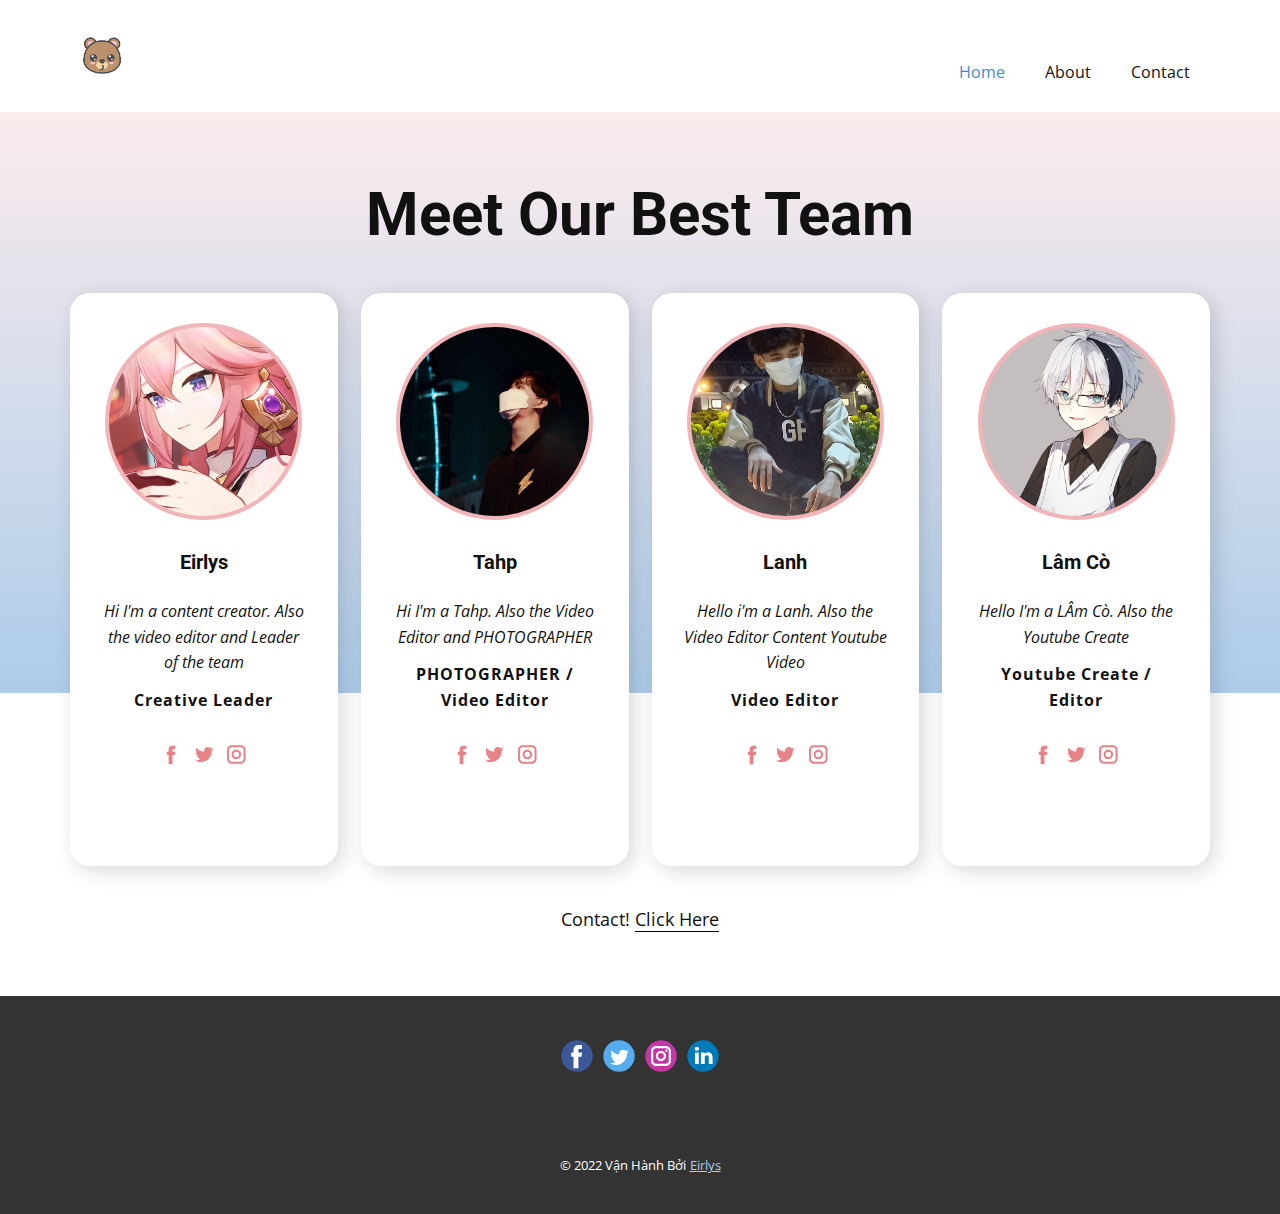
<file: index.html>
<!DOCTYPE html>
<html style="font-size: 16px;">
  <head>
    <meta name="viewport" content="width=device-width, initial-scale=1.0">
    <meta charset="utf-8">
    <meta name="keywords" content="Meet Our Best Team">
    <meta name="description" content="">
    <meta name="page_type" content="np-template-header-footer-from-plugin">
    <title>Home</title>
    <link rel="stylesheet" href="nicepage.css" media="screen">
<link rel="stylesheet" href="Home.css" media="screen">
    <script class="u-script" type="text/javascript" src="jquery.js" defer=""></script>
    <script class="u-script" type="text/javascript" src="nicepage.js" defer=""></script>
    <meta name="generator" content="">
    <link id="u-theme-google-font" rel="stylesheet" href="https://fonts.googleapis.com/css?family=Roboto:100,100i,300,300i,400,400i,500,500i,700,700i,900,900i|Open+Sans:300,300i,400,400i,500,500i,600,600i,700,700i,800,800i">
    
    
    <script type="application/ld+json">{
		"@context": "http://schema.org",
		"@type": "Organization",
		"name": "",
		"logo": "images/logo.png",
		"sameAs": []
}</script>
    <meta name="theme-color" content="#478ac9">
    <meta property="og:title" content="Home">
    <meta property="og:type" content="website">
  </head>
  <body class="u-body u-xl-mode"><header class="u-clearfix u-header u-header" id="sec-8ad0"><div class="u-clearfix u-sheet u-valign-middle u-sheet-1">
        <a href="https://serenityeirlys.github.io/TrangThongTinEirlys/" class="u-image u-logo u-image-1">
          <img src="images/logo.png" class="u-logo-image u-logo-image-1">
        </a>
        <nav class="u-menu u-menu-dropdown u-offcanvas u-menu-1">
          <div class="menu-collapse" style="font-size: 1rem; letter-spacing: 0px;">
            <a class="u-button-style u-custom-left-right-menu-spacing u-custom-padding-bottom u-custom-top-bottom-menu-spacing u-nav-link u-text-active-palette-1-base u-text-hover-palette-2-base" href="#">
              <svg class="u-svg-link" viewBox="0 0 24 24"><use xmlns:xlink="http://www.w3.org/1999/xlink" xlink:href="#menu-hamburger"></use></svg>
              <svg class="u-svg-content" version="1.1" id="menu-hamburger" viewBox="0 0 16 16" x="0px" y="0px" xmlns:xlink="http://www.w3.org/1999/xlink" xmlns="http://www.w3.org/2000/svg"><g><rect y="1" width="16" height="2"></rect><rect y="7" width="16" height="2"></rect><rect y="13" width="16" height="2"></rect>
</g></svg>
            </a>
          </div>
          <div class="u-nav-container">
            <ul class="u-nav u-unstyled u-nav-1"><li class="u-nav-item"><a class="u-button-style u-nav-link u-text-active-palette-1-base u-text-hover-palette-2-base" href="Home.html" style="padding: 10px 20px;">Home</a>
</li><li class="u-nav-item"><a class="u-button-style u-nav-link u-text-active-palette-1-base u-text-hover-palette-2-base" href="About.html" style="padding: 10px 20px;">About</a>
</li><li class="u-nav-item"><a class="u-button-style u-nav-link u-text-active-palette-1-base u-text-hover-palette-2-base" href="Contact.html" style="padding: 10px 20px;">Contact</a>
</li></ul>
          </div>
          <div class="u-nav-container-collapse">
            <div class="u-black u-container-style u-inner-container-layout u-opacity u-opacity-95 u-sidenav">
              <div class="u-inner-container-layout u-sidenav-overflow">
                <div class="u-menu-close"></div>
                <ul class="u-align-center u-nav u-popupmenu-items u-unstyled u-nav-2"><li class="u-nav-item"><a class="u-button-style u-nav-link" href="Home.html">Home</a>
</li><li class="u-nav-item"><a class="u-button-style u-nav-link" href="About.html">About</a>
</li><li class="u-nav-item"><a class="u-button-style u-nav-link" href="Contact.html">Contact</a>
</li></ul>
              </div>
            </div>
            <div class="u-black u-menu-overlay u-opacity u-opacity-70"></div>
          </div>
        </nav>
      </div></header>
    <section class="u-align-center u-clearfix u-white u-section-1" id="carousel_1262">
      <div class="u-expanded-width u-gradient u-shape u-shape-rectangle u-shape-1"></div>
      <h1 class="u-custom-font u-heading-font u-text u-text-default u-text-1">Meet Our Best Team</h1>
      <div class="u-list u-list-1">
        <div class="u-repeater u-repeater-1">
          <div class="u-align-center u-container-style u-list-item u-radius-20 u-repeater-item u-shape-round u-white u-list-item-1">
            <div class="u-container-layout u-similar-container u-valign-top u-container-layout-1">
              <div class="u-border-4 u-border-palette-2-light-2 u-image u-image-circle u-preserve-proportions u-image-1" alt="" data-image-width="900" data-image-height="600"></div>
              <h4 class="u-text u-text-default u-text-2">Eirlys</h4>
              <p class="u-text u-text-body-color u-text-3">Hi I'm a content creator. Also the video editor and Leader of the team</p>
              <p class="u-text u-text-default u-text-4"> Creative Leader</p>
              <div class="u-social-icons u-spacing-10 u-social-icons-1">
                <a class="u-social-url" title="facebook" target="_blank" href="https://facebook.com/eirlysseren"><span class="u-icon u-social-facebook u-social-icon u-text-palette-2-light-1"><svg class="u-svg-link" preserveAspectRatio="xMidYMin slice" viewBox="0 0 112 112" style=""><use xmlns:xlink="http://www.w3.org/1999/xlink" xlink:href="#svg-3d33"></use></svg><svg class="u-svg-content" viewBox="0 0 112 112" x="0" y="0" id="svg-3d33"><path fill="currentColor" d="M75.5,28.8H65.4c-1.5,0-4,0.9-4,4.3v9.4h13.9l-1.5,15.8H61.4v45.1H42.8V58.3h-8.8V42.4h8.8V32.2
c0-7.4,3.4-18.8,18.8-18.8h13.8v15.4H75.5z"></path></svg></span>
                </a>
                <a class="u-social-url" title="twitter" target="_blank" href="https://twitter.com/mupmaru"><span class="u-icon u-social-icon u-social-twitter u-text-palette-2-light-1"><svg class="u-svg-link" preserveAspectRatio="xMidYMin slice" viewBox="0 0 112 112" style=""><use xmlns:xlink="http://www.w3.org/1999/xlink" xlink:href="#svg-5bfa"></use></svg><svg class="u-svg-content" viewBox="0 0 112 112" x="0" y="0" id="svg-5bfa"><path fill="currentColor" d="M92.2,38.2c0,0.8,0,1.6,0,2.3c0,24.3-18.6,52.4-52.6,52.4c-10.6,0.1-20.2-2.9-28.5-8.2
	c1.4,0.2,2.9,0.2,4.4,0.2c8.7,0,16.7-2.9,23-7.9c-8.1-0.2-14.9-5.5-17.3-12.8c1.1,0.2,2.4,0.2,3.4,0.2c1.6,0,3.3-0.2,4.8-0.7
	c-8.4-1.6-14.9-9.2-14.9-18c0-0.2,0-0.2,0-0.2c2.5,1.4,5.4,2.2,8.4,2.3c-5-3.3-8.3-8.9-8.3-15.4c0-3.4,1-6.5,2.5-9.2
	c9.1,11.1,22.7,18.5,38,19.2c-0.2-1.4-0.4-2.8-0.4-4.3c0.1-10,8.3-18.2,18.5-18.2c5.4,0,10.1,2.2,13.5,5.7c4.3-0.8,8.1-2.3,11.7-4.5
	c-1.4,4.3-4.3,7.9-8.1,10.1c3.7-0.4,7.3-1.4,10.6-2.9C98.9,32.3,95.7,35.5,92.2,38.2z"></path></svg></span>
                </a>
                <a class="u-social-url" title="instagram" target="_blank" href="https://instagram.com/mupmaru"><span class="u-icon u-social-icon u-social-instagram u-text-palette-2-light-1"><svg class="u-svg-link" preserveAspectRatio="xMidYMin slice" viewBox="0 0 112 112" style=""><use xmlns:xlink="http://www.w3.org/1999/xlink" xlink:href="#svg-c3b5"></use></svg><svg class="u-svg-content" viewBox="0 0 112 112" x="0" y="0" id="svg-c3b5"><path fill="currentColor" d="M55.9,32.9c-12.8,0-23.2,10.4-23.2,23.2s10.4,23.2,23.2,23.2s23.2-10.4,23.2-23.2S68.7,32.9,55.9,32.9z
	 M55.9,69.4c-7.4,0-13.3-6-13.3-13.3c-0.1-7.4,6-13.3,13.3-13.3s13.3,6,13.3,13.3C69.3,63.5,63.3,69.4,55.9,69.4z"></path><path fill="#FFFFFF" d="M79.7,26.8c-3,0-5.4,2.5-5.4,5.4s2.5,5.4,5.4,5.4c3,0,5.4-2.5,5.4-5.4S82.7,26.8,79.7,26.8z"></path><path fill="currentColor" d="M78.2,11H33.5C21,11,10.8,21.3,10.8,33.7v44.7c0,12.6,10.2,22.8,22.7,22.8h44.7c12.6,0,22.7-10.2,22.7-22.7
	V33.7C100.8,21.1,90.6,11,78.2,11z M91,78.4c0,7.1-5.8,12.8-12.8,12.8H33.5c-7.1,0-12.8-5.8-12.8-12.8V33.7
	c0-7.1,5.8-12.8,12.8-12.8h44.7c7.1,0,12.8,5.8,12.8,12.8V78.4z"></path></svg></span>
                </a>
              </div>
            </div>
          </div>
          <div class="u-align-center u-container-style u-list-item u-radius-20 u-repeater-item u-shape-round u-white u-list-item-2">
            <div class="u-container-layout u-similar-container u-valign-top u-container-layout-2">
              <div class="u-border-4 u-border-palette-2-light-2 u-image u-image-circle u-preserve-proportions u-image-2" alt="" data-image-width="626" data-image-height="417"></div>
              <h4 class="u-text u-text-default u-text-5">Tahp</h4>
              <p class="u-text u-text-body-color u-text-6">Hi I'm a Tahp.  Also the Video Editor and PHOTOGRAPHER</p>
              <p class="u-text u-text-default u-text-7">PHOTOGRAPHER / Video Editor</p>
              <div class="u-social-icons u-spacing-10 u-social-icons-2">
                <a class="u-social-url" title="facebook" target="_blank" href="https://facebook.com/100035578251745"><span class="u-icon u-social-facebook u-social-icon u-text-palette-2-light-1"><svg class="u-svg-link" preserveAspectRatio="xMidYMin slice" viewBox="0 0 112 112" style=""><use xmlns:xlink="http://www.w3.org/1999/xlink" xlink:href="#svg-5f94"></use></svg><svg class="u-svg-content" viewBox="0 0 112 112" x="0" y="0" id="svg-5f94"><path fill="currentColor" d="M75.5,28.8H65.4c-1.5,0-4,0.9-4,4.3v9.4h13.9l-1.5,15.8H61.4v45.1H42.8V58.3h-8.8V42.4h8.8V32.2
c0-7.4,3.4-18.8,18.8-18.8h13.8v15.4H75.5z"></path></svg></span>
                </a>
                <a class="u-social-url" title="twitter" target="_blank" href="https://twitter.com/noname"><span class="u-icon u-social-icon u-social-twitter u-text-palette-2-light-1"><svg class="u-svg-link" preserveAspectRatio="xMidYMin slice" viewBox="0 0 112 112" style=""><use xmlns:xlink="http://www.w3.org/1999/xlink" xlink:href="#svg-f5e8"></use></svg><svg class="u-svg-content" viewBox="0 0 112 112" x="0" y="0" id="svg-f5e8"><path fill="currentColor" d="M92.2,38.2c0,0.8,0,1.6,0,2.3c0,24.3-18.6,52.4-52.6,52.4c-10.6,0.1-20.2-2.9-28.5-8.2
	c1.4,0.2,2.9,0.2,4.4,0.2c8.7,0,16.7-2.9,23-7.9c-8.1-0.2-14.9-5.5-17.3-12.8c1.1,0.2,2.4,0.2,3.4,0.2c1.6,0,3.3-0.2,4.8-0.7
	c-8.4-1.6-14.9-9.2-14.9-18c0-0.2,0-0.2,0-0.2c2.5,1.4,5.4,2.2,8.4,2.3c-5-3.3-8.3-8.9-8.3-15.4c0-3.4,1-6.5,2.5-9.2
	c9.1,11.1,22.7,18.5,38,19.2c-0.2-1.4-0.4-2.8-0.4-4.3c0.1-10,8.3-18.2,18.5-18.2c5.4,0,10.1,2.2,13.5,5.7c4.3-0.8,8.1-2.3,11.7-4.5
	c-1.4,4.3-4.3,7.9-8.1,10.1c3.7-0.4,7.3-1.4,10.6-2.9C98.9,32.3,95.7,35.5,92.2,38.2z"></path></svg></span>
                </a>
                <a class="u-social-url" title="instagram" target="_blank" href="https://instagram.com/lastname"><span class="u-icon u-social-icon u-social-instagram u-text-palette-2-light-1"><svg class="u-svg-link" preserveAspectRatio="xMidYMin slice" viewBox="0 0 112 112" style=""><use xmlns:xlink="http://www.w3.org/1999/xlink" xlink:href="#svg-0562"></use></svg><svg class="u-svg-content" viewBox="0 0 112 112" x="0" y="0" id="svg-0562"><path fill="currentColor" d="M55.9,32.9c-12.8,0-23.2,10.4-23.2,23.2s10.4,23.2,23.2,23.2s23.2-10.4,23.2-23.2S68.7,32.9,55.9,32.9z
	 M55.9,69.4c-7.4,0-13.3-6-13.3-13.3c-0.1-7.4,6-13.3,13.3-13.3s13.3,6,13.3,13.3C69.3,63.5,63.3,69.4,55.9,69.4z"></path><path fill="#FFFFFF" d="M79.7,26.8c-3,0-5.4,2.5-5.4,5.4s2.5,5.4,5.4,5.4c3,0,5.4-2.5,5.4-5.4S82.7,26.8,79.7,26.8z"></path><path fill="currentColor" d="M78.2,11H33.5C21,11,10.8,21.3,10.8,33.7v44.7c0,12.6,10.2,22.8,22.7,22.8h44.7c12.6,0,22.7-10.2,22.7-22.7
	V33.7C100.8,21.1,90.6,11,78.2,11z M91,78.4c0,7.1-5.8,12.8-12.8,12.8H33.5c-7.1,0-12.8-5.8-12.8-12.8V33.7
	c0-7.1,5.8-12.8,12.8-12.8h44.7c7.1,0,12.8,5.8,12.8,12.8V78.4z"></path></svg></span>
                </a>
              </div>
            </div>
          </div>
          <div class="u-align-center u-container-style u-list-item u-radius-20 u-repeater-item u-shape-round u-white u-list-item-3">
            <div class="u-container-layout u-similar-container u-valign-top u-container-layout-3">
              <div class="u-border-4 u-border-palette-2-light-2 u-image u-image-circle u-preserve-proportions u-image-3" alt="" data-image-width="206" data-image-height="206"></div>
              <h4 class="u-text u-text-default u-text-8"> Lanh</h4>
              <p class="u-text u-text-body-color u-text-9">Hello i'm a Lanh. Also the Video Editor Content Youtube Video</p>
              <p class="u-text u-text-default u-text-10"> Video Editor</p>
              <div class="u-social-icons u-spacing-10 u-social-icons-3">
                <a class="u-social-url" title="facebook" target="_blank" href="https://facebook.com/name"><span class="u-icon u-social-facebook u-social-icon u-text-palette-2-light-1"><svg class="u-svg-link" preserveAspectRatio="xMidYMin slice" viewBox="0 0 112 112" style=""><use xmlns:xlink="http://www.w3.org/1999/xlink" xlink:href="#svg-465b"></use></svg><svg class="u-svg-content" viewBox="0 0 112 112" x="0" y="0" id="svg-465b"><path fill="currentColor" d="M75.5,28.8H65.4c-1.5,0-4,0.9-4,4.3v9.4h13.9l-1.5,15.8H61.4v45.1H42.8V58.3h-8.8V42.4h8.8V32.2
c0-7.4,3.4-18.8,18.8-18.8h13.8v15.4H75.5z"></path></svg></span>
                </a>
                <a class="u-social-url" title="twitter" target="_blank" href="https://twitter.com/name"><span class="u-icon u-social-icon u-social-twitter u-text-palette-2-light-1"><svg class="u-svg-link" preserveAspectRatio="xMidYMin slice" viewBox="0 0 112 112" style=""><use xmlns:xlink="http://www.w3.org/1999/xlink" xlink:href="#svg-e403"></use></svg><svg class="u-svg-content" viewBox="0 0 112 112" x="0" y="0" id="svg-e403"><path fill="currentColor" d="M92.2,38.2c0,0.8,0,1.6,0,2.3c0,24.3-18.6,52.4-52.6,52.4c-10.6,0.1-20.2-2.9-28.5-8.2
	c1.4,0.2,2.9,0.2,4.4,0.2c8.7,0,16.7-2.9,23-7.9c-8.1-0.2-14.9-5.5-17.3-12.8c1.1,0.2,2.4,0.2,3.4,0.2c1.6,0,3.3-0.2,4.8-0.7
	c-8.4-1.6-14.9-9.2-14.9-18c0-0.2,0-0.2,0-0.2c2.5,1.4,5.4,2.2,8.4,2.3c-5-3.3-8.3-8.9-8.3-15.4c0-3.4,1-6.5,2.5-9.2
	c9.1,11.1,22.7,18.5,38,19.2c-0.2-1.4-0.4-2.8-0.4-4.3c0.1-10,8.3-18.2,18.5-18.2c5.4,0,10.1,2.2,13.5,5.7c4.3-0.8,8.1-2.3,11.7-4.5
	c-1.4,4.3-4.3,7.9-8.1,10.1c3.7-0.4,7.3-1.4,10.6-2.9C98.9,32.3,95.7,35.5,92.2,38.2z"></path></svg></span>
                </a>
                <a class="u-social-url" title="instagram" target="_blank" href="https://instagram.com/name"><span class="u-icon u-social-icon u-social-instagram u-text-palette-2-light-1"><svg class="u-svg-link" preserveAspectRatio="xMidYMin slice" viewBox="0 0 112 112" style=""><use xmlns:xlink="http://www.w3.org/1999/xlink" xlink:href="#svg-5385"></use></svg><svg class="u-svg-content" viewBox="0 0 112 112" x="0" y="0" id="svg-5385"><path fill="currentColor" d="M55.9,32.9c-12.8,0-23.2,10.4-23.2,23.2s10.4,23.2,23.2,23.2s23.2-10.4,23.2-23.2S68.7,32.9,55.9,32.9z
	 M55.9,69.4c-7.4,0-13.3-6-13.3-13.3c-0.1-7.4,6-13.3,13.3-13.3s13.3,6,13.3,13.3C69.3,63.5,63.3,69.4,55.9,69.4z"></path><path fill="#FFFFFF" d="M79.7,26.8c-3,0-5.4,2.5-5.4,5.4s2.5,5.4,5.4,5.4c3,0,5.4-2.5,5.4-5.4S82.7,26.8,79.7,26.8z"></path><path fill="currentColor" d="M78.2,11H33.5C21,11,10.8,21.3,10.8,33.7v44.7c0,12.6,10.2,22.8,22.7,22.8h44.7c12.6,0,22.7-10.2,22.7-22.7
	V33.7C100.8,21.1,90.6,11,78.2,11z M91,78.4c0,7.1-5.8,12.8-12.8,12.8H33.5c-7.1,0-12.8-5.8-12.8-12.8V33.7
	c0-7.1,5.8-12.8,12.8-12.8h44.7c7.1,0,12.8,5.8,12.8,12.8V78.4z"></path></svg></span>
                </a>
              </div>
            </div>
          </div>
          <div class="u-align-center u-container-style u-list-item u-radius-20 u-repeater-item u-shape-round u-white u-list-item-4">
            <div class="u-container-layout u-similar-container u-valign-top u-container-layout-4">
              <div class="u-border-4 u-border-palette-2-light-2 u-image u-image-circle u-preserve-proportions u-image-4" alt="" data-image-width="626" data-image-height="417"></div>
              <h4 class="u-text u-text-default u-text-11"> Lâm Cò</h4>
              <p class="u-text u-text-body-color u-text-12">Hello I'm a LÂm Cò. Also the Youtube Create</p>
              <p class="u-text u-text-default u-text-13">Youtube Create / Editor</p>
              <div class="u-social-icons u-spacing-10 u-social-icons-4">
                <a class="u-social-url" title="facebook" target="_blank" href="https://facebook.com/lam.co.03"><span class="u-icon u-social-facebook u-social-icon u-text-palette-2-light-1"><svg class="u-svg-link" preserveAspectRatio="xMidYMin slice" viewBox="0 0 112 112" style=""><use xmlns:xlink="http://www.w3.org/1999/xlink" xlink:href="#svg-2437"></use></svg><svg class="u-svg-content" viewBox="0 0 112 112" x="0" y="0" id="svg-2437"><path fill="currentColor" d="M75.5,28.8H65.4c-1.5,0-4,0.9-4,4.3v9.4h13.9l-1.5,15.8H61.4v45.1H42.8V58.3h-8.8V42.4h8.8V32.2
c0-7.4,3.4-18.8,18.8-18.8h13.8v15.4H75.5z"></path></svg></span>
                </a>
                <a class="u-social-url" title="twitter" target="_blank" href="https://twitter.com/name"><span class="u-icon u-social-icon u-social-twitter u-text-palette-2-light-1"><svg class="u-svg-link" preserveAspectRatio="xMidYMin slice" viewBox="0 0 112 112" style=""><use xmlns:xlink="http://www.w3.org/1999/xlink" xlink:href="#svg-8385"></use></svg><svg class="u-svg-content" viewBox="0 0 112 112" x="0" y="0" id="svg-8385"><path fill="currentColor" d="M92.2,38.2c0,0.8,0,1.6,0,2.3c0,24.3-18.6,52.4-52.6,52.4c-10.6,0.1-20.2-2.9-28.5-8.2
	c1.4,0.2,2.9,0.2,4.4,0.2c8.7,0,16.7-2.9,23-7.9c-8.1-0.2-14.9-5.5-17.3-12.8c1.1,0.2,2.4,0.2,3.4,0.2c1.6,0,3.3-0.2,4.8-0.7
	c-8.4-1.6-14.9-9.2-14.9-18c0-0.2,0-0.2,0-0.2c2.5,1.4,5.4,2.2,8.4,2.3c-5-3.3-8.3-8.9-8.3-15.4c0-3.4,1-6.5,2.5-9.2
	c9.1,11.1,22.7,18.5,38,19.2c-0.2-1.4-0.4-2.8-0.4-4.3c0.1-10,8.3-18.2,18.5-18.2c5.4,0,10.1,2.2,13.5,5.7c4.3-0.8,8.1-2.3,11.7-4.5
	c-1.4,4.3-4.3,7.9-8.1,10.1c3.7-0.4,7.3-1.4,10.6-2.9C98.9,32.3,95.7,35.5,92.2,38.2z"></path></svg></span>
                </a>
                <a class="u-social-url" title="instagram" target="_blank" href="https://instagram.com/name"><span class="u-icon u-social-icon u-social-instagram u-text-palette-2-light-1"><svg class="u-svg-link" preserveAspectRatio="xMidYMin slice" viewBox="0 0 112 112" style=""><use xmlns:xlink="http://www.w3.org/1999/xlink" xlink:href="#svg-89d8"></use></svg><svg class="u-svg-content" viewBox="0 0 112 112" x="0" y="0" id="svg-89d8"><path fill="currentColor" d="M55.9,32.9c-12.8,0-23.2,10.4-23.2,23.2s10.4,23.2,23.2,23.2s23.2-10.4,23.2-23.2S68.7,32.9,55.9,32.9z
	 M55.9,69.4c-7.4,0-13.3-6-13.3-13.3c-0.1-7.4,6-13.3,13.3-13.3s13.3,6,13.3,13.3C69.3,63.5,63.3,69.4,55.9,69.4z"></path><path fill="#FFFFFF" d="M79.7,26.8c-3,0-5.4,2.5-5.4,5.4s2.5,5.4,5.4,5.4c3,0,5.4-2.5,5.4-5.4S82.7,26.8,79.7,26.8z"></path><path fill="currentColor" d="M78.2,11H33.5C21,11,10.8,21.3,10.8,33.7v44.7c0,12.6,10.2,22.8,22.7,22.8h44.7c12.6,0,22.7-10.2,22.7-22.7
	V33.7C100.8,21.1,90.6,11,78.2,11z M91,78.4c0,7.1-5.8,12.8-12.8,12.8H33.5c-7.1,0-12.8-5.8-12.8-12.8V33.7
	c0-7.1,5.8-12.8,12.8-12.8h44.7c7.1,0,12.8,5.8,12.8,12.8V78.4z"></path></svg></span>
                </a>
              </div>
            </div>
          </div>
        </div>
      </div>
      <p class="u-text u-text-14">Contact! <a href="https://linktr.ee/mupmaru" class="u-border-1 u-border-black u-btn u-button-link u-button-style u-none u-text-body-color u-btn-1" target="_blank">Click Here</a>
      </p>
    </section>
    
    
    <footer class="u-clearfix u-footer u-grey-80" id="sec-74d8"><div class="u-clearfix u-sheet u-sheet-1">
        <div class="u-align-left u-social-icons u-spacing-10 u-social-icons-1">
          <a class="u-social-url" title="facebook" target="_blank" href=""><span class="u-icon u-social-facebook u-social-icon u-icon-1"><svg class="u-svg-link" preserveAspectRatio="xMidYMin slice" viewBox="0 0 112 112" style=""><use xmlns:xlink="http://www.w3.org/1999/xlink" xlink:href="#svg-b3e3"></use></svg><svg class="u-svg-content" viewBox="0 0 112 112" x="0" y="0" id="svg-b3e3"><circle fill="currentColor" cx="56.1" cy="56.1" r="55"></circle><path fill="#FFFFFF" d="M73.5,31.6h-9.1c-1.4,0-3.6,0.8-3.6,3.9v8.5h12.6L72,58.3H60.8v40.8H43.9V58.3h-8V43.9h8v-9.2
            c0-6.7,3.1-17,17-17h12.5v13.9H73.5z"></path></svg></span>
          </a>
          <a class="u-social-url" title="twitter" target="_blank" href=""><span class="u-icon u-social-icon u-social-twitter u-icon-2"><svg class="u-svg-link" preserveAspectRatio="xMidYMin slice" viewBox="0 0 112 112" style=""><use xmlns:xlink="http://www.w3.org/1999/xlink" xlink:href="#svg-12e1"></use></svg><svg class="u-svg-content" viewBox="0 0 112 112" x="0" y="0" id="svg-12e1"><circle fill="currentColor" class="st0" cx="56.1" cy="56.1" r="55"></circle><path fill="#FFFFFF" d="M83.8,47.3c0,0.6,0,1.2,0,1.7c0,17.7-13.5,38.2-38.2,38.2C38,87.2,31,85,25,81.2c1,0.1,2.1,0.2,3.2,0.2
            c6.3,0,12.1-2.1,16.7-5.7c-5.9-0.1-10.8-4-12.5-9.3c0.8,0.2,1.7,0.2,2.5,0.2c1.2,0,2.4-0.2,3.5-0.5c-6.1-1.2-10.8-6.7-10.8-13.1
            c0-0.1,0-0.1,0-0.2c1.8,1,3.9,1.6,6.1,1.7c-3.6-2.4-6-6.5-6-11.2c0-2.5,0.7-4.8,1.8-6.7c6.6,8.1,16.5,13.5,27.6,14
            c-0.2-1-0.3-2-0.3-3.1c0-7.4,6-13.4,13.4-13.4c3.9,0,7.3,1.6,9.8,4.2c3.1-0.6,5.9-1.7,8.5-3.3c-1,3.1-3.1,5.8-5.9,7.4
            c2.7-0.3,5.3-1,7.7-2.1C88.7,43,86.4,45.4,83.8,47.3z"></path></svg></span>
          </a>
          <a class="u-social-url" title="instagram" target="_blank" href=""><span class="u-icon u-social-icon u-social-instagram u-icon-3"><svg class="u-svg-link" preserveAspectRatio="xMidYMin slice" viewBox="0 0 112 112" style=""><use xmlns:xlink="http://www.w3.org/1999/xlink" xlink:href="#svg-0dc0"></use></svg><svg class="u-svg-content" viewBox="0 0 112 112" x="0" y="0" id="svg-0dc0"><circle fill="currentColor" cx="56.1" cy="56.1" r="55"></circle><path fill="#FFFFFF" d="M55.9,38.2c-9.9,0-17.9,8-17.9,17.9C38,66,46,74,55.9,74c9.9,0,17.9-8,17.9-17.9C73.8,46.2,65.8,38.2,55.9,38.2
            z M55.9,66.4c-5.7,0-10.3-4.6-10.3-10.3c-0.1-5.7,4.6-10.3,10.3-10.3c5.7,0,10.3,4.6,10.3,10.3C66.2,61.8,61.6,66.4,55.9,66.4z"></path><path fill="#FFFFFF" d="M74.3,33.5c-2.3,0-4.2,1.9-4.2,4.2s1.9,4.2,4.2,4.2s4.2-1.9,4.2-4.2S76.6,33.5,74.3,33.5z"></path><path fill="#FFFFFF" d="M73.1,21.3H38.6c-9.7,0-17.5,7.9-17.5,17.5v34.5c0,9.7,7.9,17.6,17.5,17.6h34.5c9.7,0,17.5-7.9,17.5-17.5V38.8
            C90.6,29.1,82.7,21.3,73.1,21.3z M83,73.3c0,5.5-4.5,9.9-9.9,9.9H38.6c-5.5,0-9.9-4.5-9.9-9.9V38.8c0-5.5,4.5-9.9,9.9-9.9h34.5
            c5.5,0,9.9,4.5,9.9,9.9V73.3z"></path></svg></span>
          </a>
          <a class="u-social-url" title="linkedin" target="_blank" href=""><span class="u-icon u-social-icon u-social-linkedin u-icon-4"><svg class="u-svg-link" preserveAspectRatio="xMidYMin slice" viewBox="0 0 112 112" style=""><use xmlns:xlink="http://www.w3.org/1999/xlink" xlink:href="#svg-198f"></use></svg><svg class="u-svg-content" viewBox="0 0 112 112" x="0" y="0" id="svg-198f"><circle fill="currentColor" cx="56.1" cy="56.1" r="55"></circle><path fill="#FFFFFF" d="M41.3,83.7H27.9V43.4h13.4V83.7z M34.6,37.9L34.6,37.9c-4.6,0-7.5-3.1-7.5-7c0-4,3-7,7.6-7s7.4,3,7.5,7
            C42.2,34.8,39.2,37.9,34.6,37.9z M89.6,83.7H76.2V62.2c0-5.4-1.9-9.1-6.8-9.1c-3.7,0-5.9,2.5-6.9,4.9c-0.4,0.9-0.4,2.1-0.4,3.3v22.5
            H48.7c0,0,0.2-36.5,0-40.3h13.4v5.7c1.8-2.7,5-6.7,12.1-6.7c8.8,0,15.4,5.8,15.4,18.1V83.7z"></path></svg></span>
          </a>
        </div>
      </div></footer>
    <section class="u-backlink u-clearfix u-grey-80">
      <p class="u-text">
        <span>© 2022 Vận Hành Bởi </span>
      </p>
      <a class="u-link" href="https://www.facebook.com/eirlysseren" target="_blank">
        <span>Eirlys</span>
    </section>
  </body>
</html>
</file>
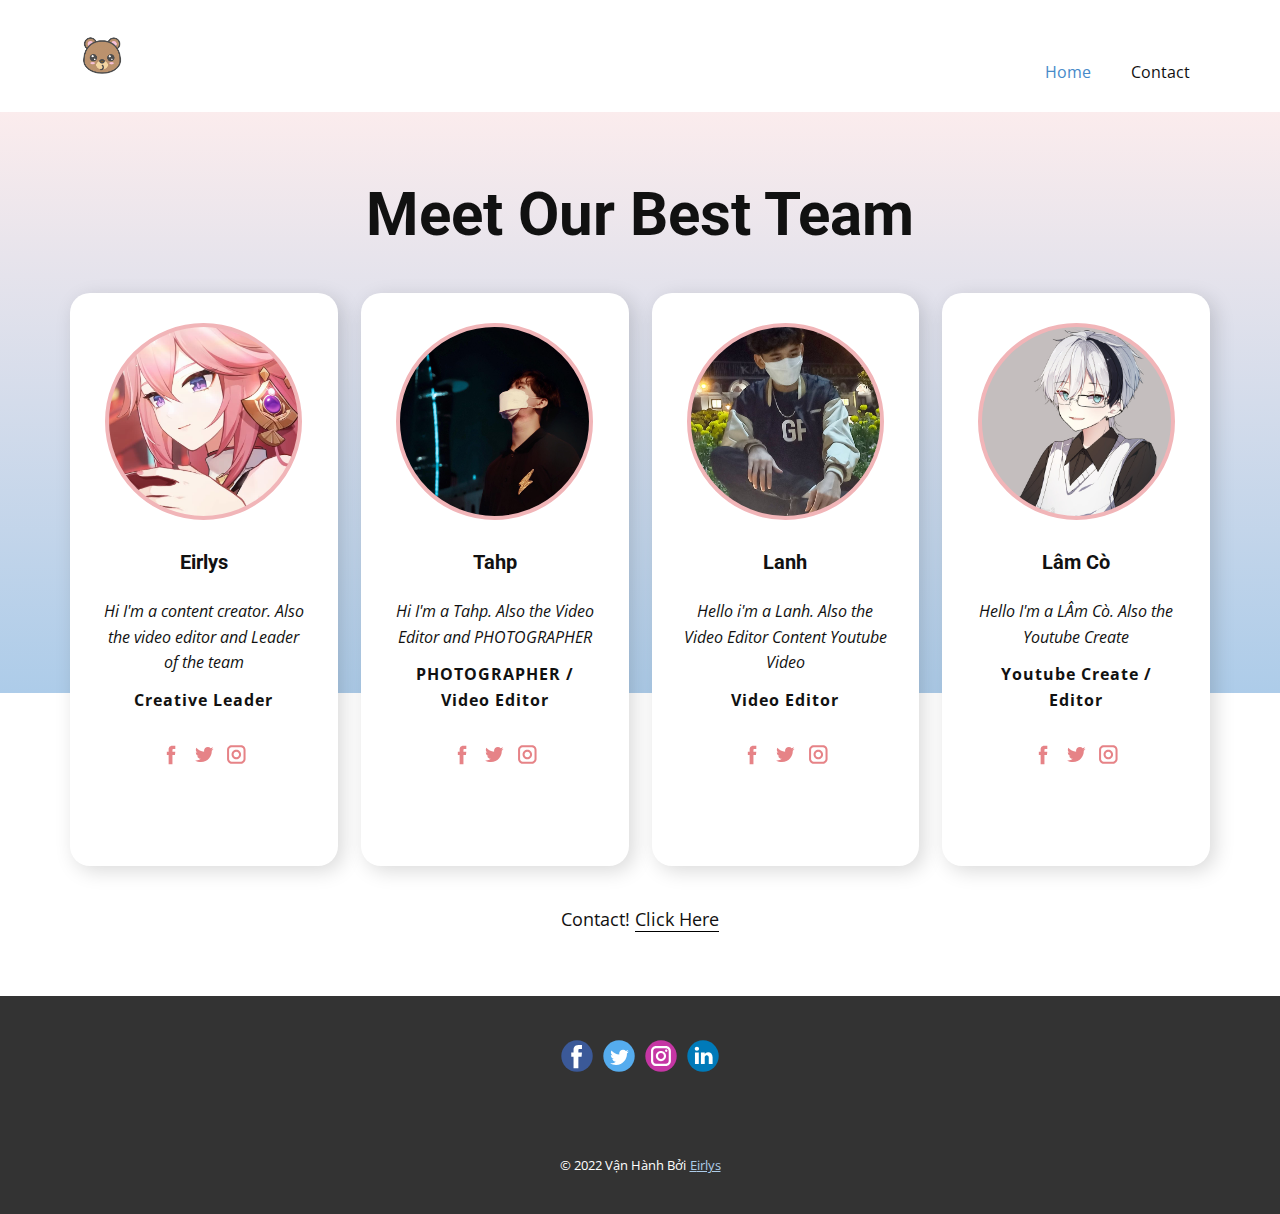
<file: Home.html>
<!DOCTYPE html>
<html style="font-size: 16px;">
  <head>
    <meta name="viewport" content="width=device-width, initial-scale=1.0">
    <meta charset="utf-8">
    <meta name="keywords" content="Meet Our Best Team">
    <meta name="description" content="">
    <meta name="page_type" content="np-template-header-footer-from-plugin">
    <title>Home</title>
    <link rel="stylesheet" href="nicepage.css" media="screen">
<link rel="stylesheet" href="Home.css" media="screen">
    <script class="u-script" type="text/javascript" src="jquery.js" defer=""></script>
    <script class="u-script" type="text/javascript" src="nicepage.js" defer=""></script>
    <meta name="generator" content="">
    <link id="u-theme-google-font" rel="stylesheet" href="https://fonts.googleapis.com/css?family=Roboto:100,100i,300,300i,400,400i,500,500i,700,700i,900,900i|Open+Sans:300,300i,400,400i,500,500i,600,600i,700,700i,800,800i">
    
    
    <script type="application/ld+json">{
		"@context": "http://schema.org",
		"@type": "Organization",
		"name": "",
		"logo": "images/logo.png",
		"sameAs": []
}</script>
    <meta name="theme-color" content="#478ac9">
    <meta property="og:title" content="Home">
    <meta property="og:type" content="website">
  </head>
  <body class="u-body u-xl-mode"><header class="u-clearfix u-header u-header" id="sec-8ad0"><div class="u-clearfix u-sheet u-valign-middle u-sheet-1">
        <a href="https://serenityeirlys.github.io/TrangThongTinEirlys/" class="u-image u-logo u-image-1">
          <img src="images/logo.png" class="u-logo-image u-logo-image-1">
        </a>
        <nav class="u-menu u-menu-dropdown u-offcanvas u-menu-1">
          <div class="menu-collapse" style="font-size: 1rem; letter-spacing: 0px;">
            <a class="u-button-style u-custom-left-right-menu-spacing u-custom-padding-bottom u-custom-top-bottom-menu-spacing u-nav-link u-text-active-palette-1-base u-text-hover-palette-2-base" href="#">
              <svg class="u-svg-link" viewBox="0 0 24 24"><use xmlns:xlink="http://www.w3.org/1999/xlink" xlink:href="#menu-hamburger"></use></svg>
              <svg class="u-svg-content" version="1.1" id="menu-hamburger" viewBox="0 0 16 16" x="0px" y="0px" xmlns:xlink="http://www.w3.org/1999/xlink" xmlns="http://www.w3.org/2000/svg"><g><rect y="1" width="16" height="2"></rect><rect y="7" width="16" height="2"></rect><rect y="13" width="16" height="2"></rect>
</g></svg>
            </a>
          </div>
          <div class="u-nav-container">
            <ul class="u-nav u-unstyled u-nav-1"><li class="u-nav-item"><a class="u-button-style u-nav-link u-text-active-palette-1-base u-text-hover-palette-2-base" href="Home.html" style="padding: 10px 20px;">Home</a>
</li><li class="u-nav-item"><a class="u-button-style u-nav-link u-text-active-palette-1-base u-text-hover-palette-2-base" href="Contact.html" style="padding: 10px 20px;">Contact</a>
</li></ul>
          </div>
          <div class="u-nav-container-collapse">
            <div class="u-black u-container-style u-inner-container-layout u-opacity u-opacity-95 u-sidenav">
              <div class="u-inner-container-layout u-sidenav-overflow">
                <div class="u-menu-close"></div>
                <ul class="u-align-center u-nav u-popupmenu-items u-unstyled u-nav-2"><li class="u-nav-item"><a class="u-button-style u-nav-link" href="Home.html">Home</a>
</li><li class="u-nav-item"><a class="u-button-style u-nav-link" href="Contact.html">Contact</a>
</li></ul>
              </div>
            </div>
            <div class="u-black u-menu-overlay u-opacity u-opacity-70"></div>
          </div>
        </nav>
      </div></header>
    <section class="u-align-center u-clearfix u-white u-section-1" id="carousel_1262">
      <div class="u-expanded-width u-gradient u-shape u-shape-rectangle u-shape-1"></div>
      <h1 class="u-custom-font u-heading-font u-text u-text-default u-text-1">Meet Our Best Team</h1>
      <div class="u-list u-list-1">
        <div class="u-repeater u-repeater-1">
          <div class="u-align-center u-container-style u-list-item u-radius-20 u-repeater-item u-shape-round u-white u-list-item-1">
            <div class="u-container-layout u-similar-container u-valign-top u-container-layout-1">
              <div class="u-border-4 u-border-palette-2-light-2 u-image u-image-circle u-preserve-proportions u-image-1" alt="" data-image-width="900" data-image-height="600"></div>
              <h4 class="u-text u-text-default u-text-2">Eirlys</h4>
              <p class="u-text u-text-body-color u-text-3">Hi I'm a content creator. Also the video editor and Leader of the team</p>
              <p class="u-text u-text-default u-text-4"> Creative Leader</p>
              <div class="u-social-icons u-spacing-10 u-social-icons-1">
                <a class="u-social-url" title="facebook" target="_blank" href="https://facebook.com/eirlysseren"><span class="u-icon u-social-facebook u-social-icon u-text-palette-2-light-1"><svg class="u-svg-link" preserveAspectRatio="xMidYMin slice" viewBox="0 0 112 112" style=""><use xmlns:xlink="http://www.w3.org/1999/xlink" xlink:href="#svg-3d33"></use></svg><svg class="u-svg-content" viewBox="0 0 112 112" x="0" y="0" id="svg-3d33"><path fill="currentColor" d="M75.5,28.8H65.4c-1.5,0-4,0.9-4,4.3v9.4h13.9l-1.5,15.8H61.4v45.1H42.8V58.3h-8.8V42.4h8.8V32.2
c0-7.4,3.4-18.8,18.8-18.8h13.8v15.4H75.5z"></path></svg></span>
                </a>
                <a class="u-social-url" title="twitter" target="_blank" href="https://twitter.com/mupmaru"><span class="u-icon u-social-icon u-social-twitter u-text-palette-2-light-1"><svg class="u-svg-link" preserveAspectRatio="xMidYMin slice" viewBox="0 0 112 112" style=""><use xmlns:xlink="http://www.w3.org/1999/xlink" xlink:href="#svg-5bfa"></use></svg><svg class="u-svg-content" viewBox="0 0 112 112" x="0" y="0" id="svg-5bfa"><path fill="currentColor" d="M92.2,38.2c0,0.8,0,1.6,0,2.3c0,24.3-18.6,52.4-52.6,52.4c-10.6,0.1-20.2-2.9-28.5-8.2
	c1.4,0.2,2.9,0.2,4.4,0.2c8.7,0,16.7-2.9,23-7.9c-8.1-0.2-14.9-5.5-17.3-12.8c1.1,0.2,2.4,0.2,3.4,0.2c1.6,0,3.3-0.2,4.8-0.7
	c-8.4-1.6-14.9-9.2-14.9-18c0-0.2,0-0.2,0-0.2c2.5,1.4,5.4,2.2,8.4,2.3c-5-3.3-8.3-8.9-8.3-15.4c0-3.4,1-6.5,2.5-9.2
	c9.1,11.1,22.7,18.5,38,19.2c-0.2-1.4-0.4-2.8-0.4-4.3c0.1-10,8.3-18.2,18.5-18.2c5.4,0,10.1,2.2,13.5,5.7c4.3-0.8,8.1-2.3,11.7-4.5
	c-1.4,4.3-4.3,7.9-8.1,10.1c3.7-0.4,7.3-1.4,10.6-2.9C98.9,32.3,95.7,35.5,92.2,38.2z"></path></svg></span>
                </a>
                <a class="u-social-url" title="instagram" target="_blank" href="https://instagram.com/mupmaru"><span class="u-icon u-social-icon u-social-instagram u-text-palette-2-light-1"><svg class="u-svg-link" preserveAspectRatio="xMidYMin slice" viewBox="0 0 112 112" style=""><use xmlns:xlink="http://www.w3.org/1999/xlink" xlink:href="#svg-c3b5"></use></svg><svg class="u-svg-content" viewBox="0 0 112 112" x="0" y="0" id="svg-c3b5"><path fill="currentColor" d="M55.9,32.9c-12.8,0-23.2,10.4-23.2,23.2s10.4,23.2,23.2,23.2s23.2-10.4,23.2-23.2S68.7,32.9,55.9,32.9z
	 M55.9,69.4c-7.4,0-13.3-6-13.3-13.3c-0.1-7.4,6-13.3,13.3-13.3s13.3,6,13.3,13.3C69.3,63.5,63.3,69.4,55.9,69.4z"></path><path fill="#FFFFFF" d="M79.7,26.8c-3,0-5.4,2.5-5.4,5.4s2.5,5.4,5.4,5.4c3,0,5.4-2.5,5.4-5.4S82.7,26.8,79.7,26.8z"></path><path fill="currentColor" d="M78.2,11H33.5C21,11,10.8,21.3,10.8,33.7v44.7c0,12.6,10.2,22.8,22.7,22.8h44.7c12.6,0,22.7-10.2,22.7-22.7
	V33.7C100.8,21.1,90.6,11,78.2,11z M91,78.4c0,7.1-5.8,12.8-12.8,12.8H33.5c-7.1,0-12.8-5.8-12.8-12.8V33.7
	c0-7.1,5.8-12.8,12.8-12.8h44.7c7.1,0,12.8,5.8,12.8,12.8V78.4z"></path></svg></span>
                </a>
              </div>
            </div>
          </div>
          <div class="u-align-center u-container-style u-list-item u-radius-20 u-repeater-item u-shape-round u-white u-list-item-2">
            <div class="u-container-layout u-similar-container u-valign-top u-container-layout-2">
              <div class="u-border-4 u-border-palette-2-light-2 u-image u-image-circle u-preserve-proportions u-image-2" alt="" data-image-width="626" data-image-height="417"></div>
              <h4 class="u-text u-text-default u-text-5">Tahp</h4>
              <p class="u-text u-text-body-color u-text-6">Hi I'm a Tahp.  Also the Video Editor and PHOTOGRAPHER</p>
              <p class="u-text u-text-default u-text-7">PHOTOGRAPHER / Video Editor</p>
              <div class="u-social-icons u-spacing-10 u-social-icons-2">
                <a class="u-social-url" title="facebook" target="_blank" href="https://facebook.com/100035578251745"><span class="u-icon u-social-facebook u-social-icon u-text-palette-2-light-1"><svg class="u-svg-link" preserveAspectRatio="xMidYMin slice" viewBox="0 0 112 112" style=""><use xmlns:xlink="http://www.w3.org/1999/xlink" xlink:href="#svg-5f94"></use></svg><svg class="u-svg-content" viewBox="0 0 112 112" x="0" y="0" id="svg-5f94"><path fill="currentColor" d="M75.5,28.8H65.4c-1.5,0-4,0.9-4,4.3v9.4h13.9l-1.5,15.8H61.4v45.1H42.8V58.3h-8.8V42.4h8.8V32.2
c0-7.4,3.4-18.8,18.8-18.8h13.8v15.4H75.5z"></path></svg></span>
                </a>
                <a class="u-social-url" title="twitter" target="_blank" href="https://twitter.com/noname"><span class="u-icon u-social-icon u-social-twitter u-text-palette-2-light-1"><svg class="u-svg-link" preserveAspectRatio="xMidYMin slice" viewBox="0 0 112 112" style=""><use xmlns:xlink="http://www.w3.org/1999/xlink" xlink:href="#svg-f5e8"></use></svg><svg class="u-svg-content" viewBox="0 0 112 112" x="0" y="0" id="svg-f5e8"><path fill="currentColor" d="M92.2,38.2c0,0.8,0,1.6,0,2.3c0,24.3-18.6,52.4-52.6,52.4c-10.6,0.1-20.2-2.9-28.5-8.2
	c1.4,0.2,2.9,0.2,4.4,0.2c8.7,0,16.7-2.9,23-7.9c-8.1-0.2-14.9-5.5-17.3-12.8c1.1,0.2,2.4,0.2,3.4,0.2c1.6,0,3.3-0.2,4.8-0.7
	c-8.4-1.6-14.9-9.2-14.9-18c0-0.2,0-0.2,0-0.2c2.5,1.4,5.4,2.2,8.4,2.3c-5-3.3-8.3-8.9-8.3-15.4c0-3.4,1-6.5,2.5-9.2
	c9.1,11.1,22.7,18.5,38,19.2c-0.2-1.4-0.4-2.8-0.4-4.3c0.1-10,8.3-18.2,18.5-18.2c5.4,0,10.1,2.2,13.5,5.7c4.3-0.8,8.1-2.3,11.7-4.5
	c-1.4,4.3-4.3,7.9-8.1,10.1c3.7-0.4,7.3-1.4,10.6-2.9C98.9,32.3,95.7,35.5,92.2,38.2z"></path></svg></span>
                </a>
                <a class="u-social-url" title="instagram" target="_blank" href="https://instagram.com/lastname"><span class="u-icon u-social-icon u-social-instagram u-text-palette-2-light-1"><svg class="u-svg-link" preserveAspectRatio="xMidYMin slice" viewBox="0 0 112 112" style=""><use xmlns:xlink="http://www.w3.org/1999/xlink" xlink:href="#svg-0562"></use></svg><svg class="u-svg-content" viewBox="0 0 112 112" x="0" y="0" id="svg-0562"><path fill="currentColor" d="M55.9,32.9c-12.8,0-23.2,10.4-23.2,23.2s10.4,23.2,23.2,23.2s23.2-10.4,23.2-23.2S68.7,32.9,55.9,32.9z
	 M55.9,69.4c-7.4,0-13.3-6-13.3-13.3c-0.1-7.4,6-13.3,13.3-13.3s13.3,6,13.3,13.3C69.3,63.5,63.3,69.4,55.9,69.4z"></path><path fill="#FFFFFF" d="M79.7,26.8c-3,0-5.4,2.5-5.4,5.4s2.5,5.4,5.4,5.4c3,0,5.4-2.5,5.4-5.4S82.7,26.8,79.7,26.8z"></path><path fill="currentColor" d="M78.2,11H33.5C21,11,10.8,21.3,10.8,33.7v44.7c0,12.6,10.2,22.8,22.7,22.8h44.7c12.6,0,22.7-10.2,22.7-22.7
	V33.7C100.8,21.1,90.6,11,78.2,11z M91,78.4c0,7.1-5.8,12.8-12.8,12.8H33.5c-7.1,0-12.8-5.8-12.8-12.8V33.7
	c0-7.1,5.8-12.8,12.8-12.8h44.7c7.1,0,12.8,5.8,12.8,12.8V78.4z"></path></svg></span>
                </a>
              </div>
            </div>
          </div>
          <div class="u-align-center u-container-style u-list-item u-radius-20 u-repeater-item u-shape-round u-white u-list-item-3">
            <div class="u-container-layout u-similar-container u-valign-top u-container-layout-3">
              <div class="u-border-4 u-border-palette-2-light-2 u-image u-image-circle u-preserve-proportions u-image-3" alt="" data-image-width="206" data-image-height="206"></div>
              <h4 class="u-text u-text-default u-text-8"> Lanh</h4>
              <p class="u-text u-text-body-color u-text-9">Hello i'm a Lanh. Also the Video Editor Content Youtube Video</p>
              <p class="u-text u-text-default u-text-10"> Video Editor</p>
              <div class="u-social-icons u-spacing-10 u-social-icons-3">
                <a class="u-social-url" title="facebook" target="_blank" href="https://facebook.com/name"><span class="u-icon u-social-facebook u-social-icon u-text-palette-2-light-1"><svg class="u-svg-link" preserveAspectRatio="xMidYMin slice" viewBox="0 0 112 112" style=""><use xmlns:xlink="http://www.w3.org/1999/xlink" xlink:href="#svg-465b"></use></svg><svg class="u-svg-content" viewBox="0 0 112 112" x="0" y="0" id="svg-465b"><path fill="currentColor" d="M75.5,28.8H65.4c-1.5,0-4,0.9-4,4.3v9.4h13.9l-1.5,15.8H61.4v45.1H42.8V58.3h-8.8V42.4h8.8V32.2
c0-7.4,3.4-18.8,18.8-18.8h13.8v15.4H75.5z"></path></svg></span>
                </a>
                <a class="u-social-url" title="twitter" target="_blank" href="https://twitter.com/name"><span class="u-icon u-social-icon u-social-twitter u-text-palette-2-light-1"><svg class="u-svg-link" preserveAspectRatio="xMidYMin slice" viewBox="0 0 112 112" style=""><use xmlns:xlink="http://www.w3.org/1999/xlink" xlink:href="#svg-e403"></use></svg><svg class="u-svg-content" viewBox="0 0 112 112" x="0" y="0" id="svg-e403"><path fill="currentColor" d="M92.2,38.2c0,0.8,0,1.6,0,2.3c0,24.3-18.6,52.4-52.6,52.4c-10.6,0.1-20.2-2.9-28.5-8.2
	c1.4,0.2,2.9,0.2,4.4,0.2c8.7,0,16.7-2.9,23-7.9c-8.1-0.2-14.9-5.5-17.3-12.8c1.1,0.2,2.4,0.2,3.4,0.2c1.6,0,3.3-0.2,4.8-0.7
	c-8.4-1.6-14.9-9.2-14.9-18c0-0.2,0-0.2,0-0.2c2.5,1.4,5.4,2.2,8.4,2.3c-5-3.3-8.3-8.9-8.3-15.4c0-3.4,1-6.5,2.5-9.2
	c9.1,11.1,22.7,18.5,38,19.2c-0.2-1.4-0.4-2.8-0.4-4.3c0.1-10,8.3-18.2,18.5-18.2c5.4,0,10.1,2.2,13.5,5.7c4.3-0.8,8.1-2.3,11.7-4.5
	c-1.4,4.3-4.3,7.9-8.1,10.1c3.7-0.4,7.3-1.4,10.6-2.9C98.9,32.3,95.7,35.5,92.2,38.2z"></path></svg></span>
                </a>
                <a class="u-social-url" title="instagram" target="_blank" href="https://instagram.com/name"><span class="u-icon u-social-icon u-social-instagram u-text-palette-2-light-1"><svg class="u-svg-link" preserveAspectRatio="xMidYMin slice" viewBox="0 0 112 112" style=""><use xmlns:xlink="http://www.w3.org/1999/xlink" xlink:href="#svg-5385"></use></svg><svg class="u-svg-content" viewBox="0 0 112 112" x="0" y="0" id="svg-5385"><path fill="currentColor" d="M55.9,32.9c-12.8,0-23.2,10.4-23.2,23.2s10.4,23.2,23.2,23.2s23.2-10.4,23.2-23.2S68.7,32.9,55.9,32.9z
	 M55.9,69.4c-7.4,0-13.3-6-13.3-13.3c-0.1-7.4,6-13.3,13.3-13.3s13.3,6,13.3,13.3C69.3,63.5,63.3,69.4,55.9,69.4z"></path><path fill="#FFFFFF" d="M79.7,26.8c-3,0-5.4,2.5-5.4,5.4s2.5,5.4,5.4,5.4c3,0,5.4-2.5,5.4-5.4S82.7,26.8,79.7,26.8z"></path><path fill="currentColor" d="M78.2,11H33.5C21,11,10.8,21.3,10.8,33.7v44.7c0,12.6,10.2,22.8,22.7,22.8h44.7c12.6,0,22.7-10.2,22.7-22.7
	V33.7C100.8,21.1,90.6,11,78.2,11z M91,78.4c0,7.1-5.8,12.8-12.8,12.8H33.5c-7.1,0-12.8-5.8-12.8-12.8V33.7
	c0-7.1,5.8-12.8,12.8-12.8h44.7c7.1,0,12.8,5.8,12.8,12.8V78.4z"></path></svg></span>
                </a>
              </div>
            </div>
          </div>
          <div class="u-align-center u-container-style u-list-item u-radius-20 u-repeater-item u-shape-round u-white u-list-item-4">
            <div class="u-container-layout u-similar-container u-valign-top u-container-layout-4">
              <div class="u-border-4 u-border-palette-2-light-2 u-image u-image-circle u-preserve-proportions u-image-4" alt="" data-image-width="626" data-image-height="417"></div>
              <h4 class="u-text u-text-default u-text-11"> Lâm Cò</h4>
              <p class="u-text u-text-body-color u-text-12">Hello I'm a LÂm Cò. Also the Youtube Create</p>
              <p class="u-text u-text-default u-text-13">Youtube Create / Editor</p>
              <div class="u-social-icons u-spacing-10 u-social-icons-4">
                <a class="u-social-url" title="facebook" target="_blank" href="https://facebook.com/name"><span class="u-icon u-social-facebook u-social-icon u-text-palette-2-light-1"><svg class="u-svg-link" preserveAspectRatio="xMidYMin slice" viewBox="0 0 112 112" style=""><use xmlns:xlink="http://www.w3.org/1999/xlink" xlink:href="#svg-2437"></use></svg><svg class="u-svg-content" viewBox="0 0 112 112" x="0" y="0" id="svg-2437"><path fill="currentColor" d="M75.5,28.8H65.4c-1.5,0-4,0.9-4,4.3v9.4h13.9l-1.5,15.8H61.4v45.1H42.8V58.3h-8.8V42.4h8.8V32.2
c0-7.4,3.4-18.8,18.8-18.8h13.8v15.4H75.5z"></path></svg></span>
                </a>
                <a class="u-social-url" title="twitter" target="_blank" href="https://twitter.com/name"><span class="u-icon u-social-icon u-social-twitter u-text-palette-2-light-1"><svg class="u-svg-link" preserveAspectRatio="xMidYMin slice" viewBox="0 0 112 112" style=""><use xmlns:xlink="http://www.w3.org/1999/xlink" xlink:href="#svg-8385"></use></svg><svg class="u-svg-content" viewBox="0 0 112 112" x="0" y="0" id="svg-8385"><path fill="currentColor" d="M92.2,38.2c0,0.8,0,1.6,0,2.3c0,24.3-18.6,52.4-52.6,52.4c-10.6,0.1-20.2-2.9-28.5-8.2
	c1.4,0.2,2.9,0.2,4.4,0.2c8.7,0,16.7-2.9,23-7.9c-8.1-0.2-14.9-5.5-17.3-12.8c1.1,0.2,2.4,0.2,3.4,0.2c1.6,0,3.3-0.2,4.8-0.7
	c-8.4-1.6-14.9-9.2-14.9-18c0-0.2,0-0.2,0-0.2c2.5,1.4,5.4,2.2,8.4,2.3c-5-3.3-8.3-8.9-8.3-15.4c0-3.4,1-6.5,2.5-9.2
	c9.1,11.1,22.7,18.5,38,19.2c-0.2-1.4-0.4-2.8-0.4-4.3c0.1-10,8.3-18.2,18.5-18.2c5.4,0,10.1,2.2,13.5,5.7c4.3-0.8,8.1-2.3,11.7-4.5
	c-1.4,4.3-4.3,7.9-8.1,10.1c3.7-0.4,7.3-1.4,10.6-2.9C98.9,32.3,95.7,35.5,92.2,38.2z"></path></svg></span>
                </a>
                <a class="u-social-url" title="instagram" target="_blank" href="https://instagram.com/name"><span class="u-icon u-social-icon u-social-instagram u-text-palette-2-light-1"><svg class="u-svg-link" preserveAspectRatio="xMidYMin slice" viewBox="0 0 112 112" style=""><use xmlns:xlink="http://www.w3.org/1999/xlink" xlink:href="#svg-89d8"></use></svg><svg class="u-svg-content" viewBox="0 0 112 112" x="0" y="0" id="svg-89d8"><path fill="currentColor" d="M55.9,32.9c-12.8,0-23.2,10.4-23.2,23.2s10.4,23.2,23.2,23.2s23.2-10.4,23.2-23.2S68.7,32.9,55.9,32.9z
	 M55.9,69.4c-7.4,0-13.3-6-13.3-13.3c-0.1-7.4,6-13.3,13.3-13.3s13.3,6,13.3,13.3C69.3,63.5,63.3,69.4,55.9,69.4z"></path><path fill="#FFFFFF" d="M79.7,26.8c-3,0-5.4,2.5-5.4,5.4s2.5,5.4,5.4,5.4c3,0,5.4-2.5,5.4-5.4S82.7,26.8,79.7,26.8z"></path><path fill="currentColor" d="M78.2,11H33.5C21,11,10.8,21.3,10.8,33.7v44.7c0,12.6,10.2,22.8,22.7,22.8h44.7c12.6,0,22.7-10.2,22.7-22.7
	V33.7C100.8,21.1,90.6,11,78.2,11z M91,78.4c0,7.1-5.8,12.8-12.8,12.8H33.5c-7.1,0-12.8-5.8-12.8-12.8V33.7
	c0-7.1,5.8-12.8,12.8-12.8h44.7c7.1,0,12.8,5.8,12.8,12.8V78.4z"></path></svg></span>
                </a>
              </div>
            </div>
          </div>
        </div>
      </div>
      <p class="u-text u-text-14">Contact! <a href="https://linktr.ee/mupmaru" class="u-border-1 u-border-black u-btn u-button-link u-button-style u-none u-text-body-color u-btn-1" target="_blank">Click Here</a>
      </p>
    </section>
    
    
    <footer class="u-clearfix u-footer u-grey-80" id="sec-74d8"><div class="u-clearfix u-sheet u-sheet-1">
        <div class="u-align-left u-social-icons u-spacing-10 u-social-icons-1">
          <a class="u-social-url" title="facebook" target="_blank" href=""><span class="u-icon u-social-facebook u-social-icon u-icon-1"><svg class="u-svg-link" preserveAspectRatio="xMidYMin slice" viewBox="0 0 112 112" style=""><use xmlns:xlink="http://www.w3.org/1999/xlink" xlink:href="#svg-b3e3"></use></svg><svg class="u-svg-content" viewBox="0 0 112 112" x="0" y="0" id="svg-b3e3"><circle fill="currentColor" cx="56.1" cy="56.1" r="55"></circle><path fill="#FFFFFF" d="M73.5,31.6h-9.1c-1.4,0-3.6,0.8-3.6,3.9v8.5h12.6L72,58.3H60.8v40.8H43.9V58.3h-8V43.9h8v-9.2
            c0-6.7,3.1-17,17-17h12.5v13.9H73.5z"></path></svg></span>
          </a>
          <a class="u-social-url" title="twitter" target="_blank" href=""><span class="u-icon u-social-icon u-social-twitter u-icon-2"><svg class="u-svg-link" preserveAspectRatio="xMidYMin slice" viewBox="0 0 112 112" style=""><use xmlns:xlink="http://www.w3.org/1999/xlink" xlink:href="#svg-12e1"></use></svg><svg class="u-svg-content" viewBox="0 0 112 112" x="0" y="0" id="svg-12e1"><circle fill="currentColor" class="st0" cx="56.1" cy="56.1" r="55"></circle><path fill="#FFFFFF" d="M83.8,47.3c0,0.6,0,1.2,0,1.7c0,17.7-13.5,38.2-38.2,38.2C38,87.2,31,85,25,81.2c1,0.1,2.1,0.2,3.2,0.2
            c6.3,0,12.1-2.1,16.7-5.7c-5.9-0.1-10.8-4-12.5-9.3c0.8,0.2,1.7,0.2,2.5,0.2c1.2,0,2.4-0.2,3.5-0.5c-6.1-1.2-10.8-6.7-10.8-13.1
            c0-0.1,0-0.1,0-0.2c1.8,1,3.9,1.6,6.1,1.7c-3.6-2.4-6-6.5-6-11.2c0-2.5,0.7-4.8,1.8-6.7c6.6,8.1,16.5,13.5,27.6,14
            c-0.2-1-0.3-2-0.3-3.1c0-7.4,6-13.4,13.4-13.4c3.9,0,7.3,1.6,9.8,4.2c3.1-0.6,5.9-1.7,8.5-3.3c-1,3.1-3.1,5.8-5.9,7.4
            c2.7-0.3,5.3-1,7.7-2.1C88.7,43,86.4,45.4,83.8,47.3z"></path></svg></span>
          </a>
          <a class="u-social-url" title="instagram" target="_blank" href=""><span class="u-icon u-social-icon u-social-instagram u-icon-3"><svg class="u-svg-link" preserveAspectRatio="xMidYMin slice" viewBox="0 0 112 112" style=""><use xmlns:xlink="http://www.w3.org/1999/xlink" xlink:href="#svg-0dc0"></use></svg><svg class="u-svg-content" viewBox="0 0 112 112" x="0" y="0" id="svg-0dc0"><circle fill="currentColor" cx="56.1" cy="56.1" r="55"></circle><path fill="#FFFFFF" d="M55.9,38.2c-9.9,0-17.9,8-17.9,17.9C38,66,46,74,55.9,74c9.9,0,17.9-8,17.9-17.9C73.8,46.2,65.8,38.2,55.9,38.2
            z M55.9,66.4c-5.7,0-10.3-4.6-10.3-10.3c-0.1-5.7,4.6-10.3,10.3-10.3c5.7,0,10.3,4.6,10.3,10.3C66.2,61.8,61.6,66.4,55.9,66.4z"></path><path fill="#FFFFFF" d="M74.3,33.5c-2.3,0-4.2,1.9-4.2,4.2s1.9,4.2,4.2,4.2s4.2-1.9,4.2-4.2S76.6,33.5,74.3,33.5z"></path><path fill="#FFFFFF" d="M73.1,21.3H38.6c-9.7,0-17.5,7.9-17.5,17.5v34.5c0,9.7,7.9,17.6,17.5,17.6h34.5c9.7,0,17.5-7.9,17.5-17.5V38.8
            C90.6,29.1,82.7,21.3,73.1,21.3z M83,73.3c0,5.5-4.5,9.9-9.9,9.9H38.6c-5.5,0-9.9-4.5-9.9-9.9V38.8c0-5.5,4.5-9.9,9.9-9.9h34.5
            c5.5,0,9.9,4.5,9.9,9.9V73.3z"></path></svg></span>
          </a>
          <a class="u-social-url" title="linkedin" target="_blank" href=""><span class="u-icon u-social-icon u-social-linkedin u-icon-4"><svg class="u-svg-link" preserveAspectRatio="xMidYMin slice" viewBox="0 0 112 112" style=""><use xmlns:xlink="http://www.w3.org/1999/xlink" xlink:href="#svg-198f"></use></svg><svg class="u-svg-content" viewBox="0 0 112 112" x="0" y="0" id="svg-198f"><circle fill="currentColor" cx="56.1" cy="56.1" r="55"></circle><path fill="#FFFFFF" d="M41.3,83.7H27.9V43.4h13.4V83.7z M34.6,37.9L34.6,37.9c-4.6,0-7.5-3.1-7.5-7c0-4,3-7,7.6-7s7.4,3,7.5,7
            C42.2,34.8,39.2,37.9,34.6,37.9z M89.6,83.7H76.2V62.2c0-5.4-1.9-9.1-6.8-9.1c-3.7,0-5.9,2.5-6.9,4.9c-0.4,0.9-0.4,2.1-0.4,3.3v22.5
            H48.7c0,0,0.2-36.5,0-40.3h13.4v5.7c1.8-2.7,5-6.7,12.1-6.7c8.8,0,15.4,5.8,15.4,18.1V83.7z"></path></svg></span>
          </a>
        </div>
      </div></footer>
    <section class="u-backlink u-clearfix u-grey-80">
      <p class="u-text">
        <span>© 2022 Vận Hành Bởi </span>
      </p>
      <a class="u-link" href="https://www.facebook.com/eirlysseren" target="_blank">
        <span>Eirlys</span>
    </section>
  </body>
</html>
</file>
